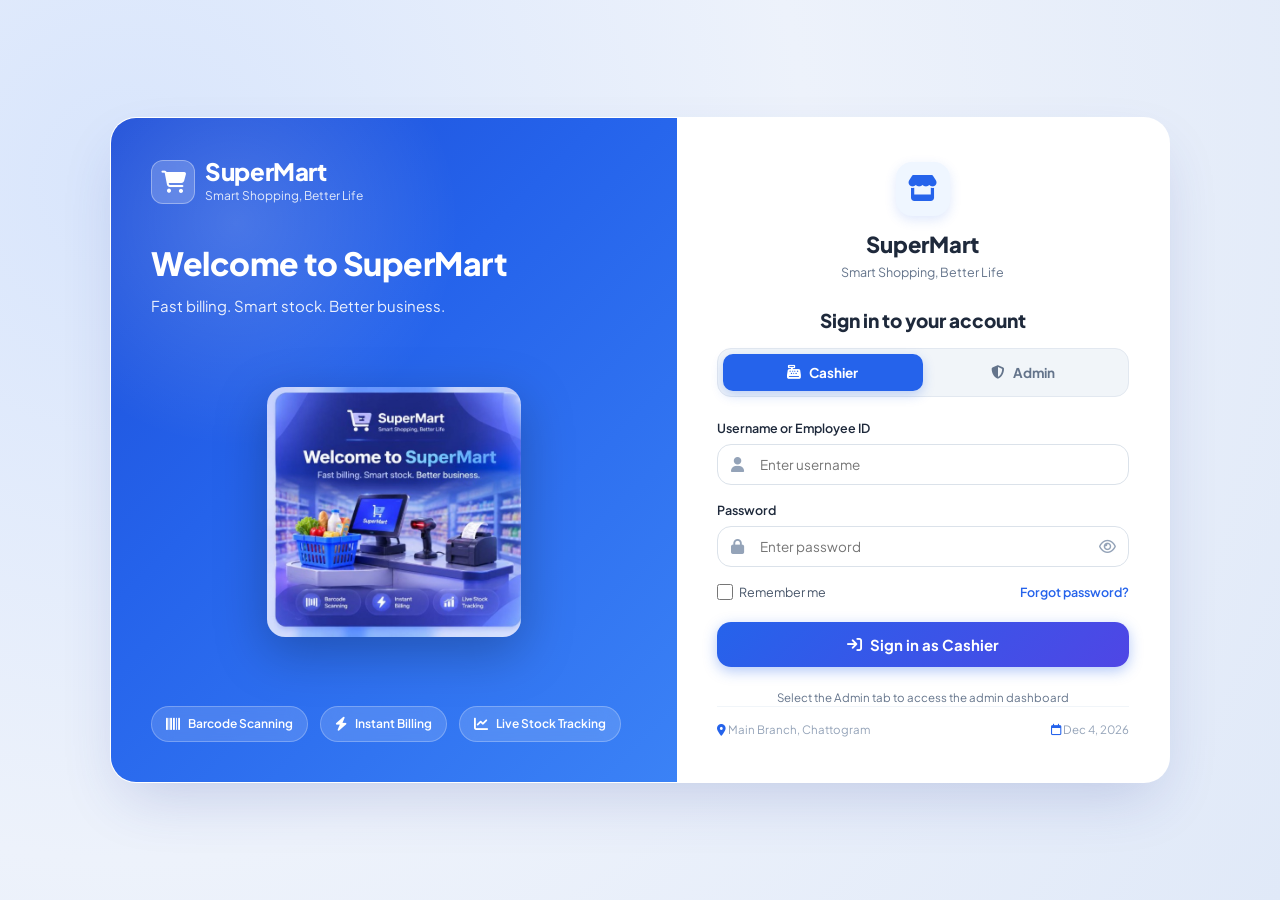
<file: index.html>
<!DOCTYPE html>
<html lang="en">

<head>
    <meta charset="UTF-8">
    <meta name="viewport" content="width=device-width, initial-scale=1.0, viewport-fit=cover">
    <title>SuperMart - Sign in</title>
    <link rel="stylesheet" href="https://cdnjs.cloudflare.com/ajax/libs/font-awesome/6.5.1/css/all.min.css">
    <link rel="stylesheet"
        href="https://fonts.googleapis.com/css2?family=Plus+Jakarta+Sans:wght@400;500;600;700;800&family=JetBrains+Mono:wght@400;600&display=swap">
    <link rel="stylesheet" href="css/style.css">
    <!-- Login fixes: keep this AFTER style.css -->
    <link rel="stylesheet" href="css/login-fixes.css">
    <link rel="stylesheet" href="css/mobile.css">
</head>

<body class="login-body">

    <div class="login-wrapper">
        <!-- Left Side: Hero Banner -->
        <div class="login-hero">
            <div class="login-hero-top">
                <div class="brand-badge">
                    <div class="logo-box">
                        <i class="fa-solid fa-cart-shopping"></i>
                    </div>
                    <div class="brand-text">
                        <h2>SuperMart</h2>
                        <span>Smart Shopping, Better Life</span>
                    </div>
                </div>

                <div class="login-hero-headline">
                    <h1>Welcome to SuperMart</h1>
                    <p>Fast billing. Smart stock. Better business.</p>
                </div>
            </div>

            <div class="hero-art-container">
                <img src="assets/images/login-hero.png" alt="SuperMart POS Terminal & Grocery Cart"
                    class="hero-art-image" onerror="this.style.display='none'">
            </div>

            <div class="hero-feature-pills">
                <div class="feature-pill">
                    <i class="fa-solid fa-barcode"></i>
                    <span>Barcode Scanning</span>
                </div>
                <div class="feature-pill">
                    <i class="fa-solid fa-bolt"></i>
                    <span>Instant Billing</span>
                </div>
                <div class="feature-pill">
                    <i class="fa-solid fa-chart-line"></i>
                    <span>Live Stock Tracking</span>
                </div>
            </div>
        </div>

        <!-- Right Side: Login Card -->
        <div class="login-card">
            <div>
                <div class="login-header">
                    <div class="login-header-logo">
                        <i class="fa-solid fa-store"></i>
                    </div>
                    <h2>SuperMart</h2>
                    <p>Smart Shopping, Better Life</p>
                </div>

                <h3 class="login-title">Sign in to your account</h3>

                <!-- Role Tabs -->
                <div class="role-tabs">
                    <button type="button" class="role-tab-btn active" id="tab-cashier" onclick="setRole('cashier')">
                        <i class="fa-solid fa-cash-register"></i>
                        <span>Cashier</span>
                    </button>
                    <button type="button" class="role-tab-btn" id="tab-admin" onclick="setRole('admin')">
                        <i class="fa-solid fa-shield-halved"></i>
                        <span>Admin</span>
                    </button>
                </div>

               

                <!-- Login Form -->
                <form id="login-form" onsubmit="handleLoginSubmit(event)" autocomplete="on">
                    <div class="form-group">
                        <label class="form-label" for="username">Username or Employee ID</label>
                        <div class="input-with-icon">
                            <i class="fa-solid fa-user"></i>
                            <input type="text" id="username" class="form-control" placeholder="Enter username"
                                autocomplete="username" required>
                        </div>
                    </div>

                    <div class="form-group">
                        <label class="form-label" for="password">Password</label>
                        <div class="input-with-icon">
                            <i class="fa-solid fa-lock"></i>
                            <input type="password" id="password" class="form-control" placeholder="Enter password"
                                autocomplete="current-password" required>
                            <button type="button" class="password-toggle-btn" id="toggle-password"
                                aria-label="Show password" onclick="togglePasswordVisibility()">
                                <i class="fa-regular fa-eye" id="eye-icon"></i>
                            </button>
                        </div>
                    </div>

                    <div class="login-options">
                        <label class="remember-me">
                            <input type="checkbox" id="remember-me">
                            <span>Remember me</span>
                        </label>
                        <a href="javascript:void(0)"
                            onclick="showToast('Please contact your system administrator to reset your password.', 'info')"
                            class="forgot-pass">
                            Forgot password?
                        </a>
                    </div>

                    <button type="submit" class="btn btn-primary login-submit-btn" id="login-btn">
                        <i class="fa-solid fa-arrow-right-to-bracket"></i>
                        <span id="login-btn-text">Sign in as Cashier</span>
                    </button>

                    <p style="text-align: center; font-size: 11.5px; color: var(--text-muted); margin-top: 4px;"
                        id="login-sub-tip">
                        Select the Admin tab to access the admin dashboard
                    </p>
                </form>
            </div>

            <div class="login-footer">
                <div>
                    <i class="fa-solid fa-location-dot" style="color: var(--primary);"></i>
                    <span>Main Branch, Chattogram</span>
                </div>
                <div>
                    <i class="fa-regular fa-calendar" style="color: var(--primary);"></i>
                    <span class="live-date">Nov 9, 2026</span>
                </div>
            </div>
        </div>
    </div>

    <div id="toast-container"></div>

    <script src="js/data.js"></script>
    <script src="js/auth.js"></script>
    <script>
        let currentRole = 'cashier';

        // Demo box only on local development (localhost, 127.0.0.1, or file://)
        const isLocalDev = ['localhost', '127.0.0.1', ''].includes(location.hostname);
        if (isLocalDev) document.getElementById('demo-box').hidden = false;

        function setRole(role) {
            currentRole = role;
            const isCashier = role === 'cashier';
            document.getElementById('tab-cashier').classList.toggle('active', isCashier);
            document.getElementById('tab-admin').classList.toggle('active', !isCashier);
            document.getElementById('login-btn-text').textContent = isCashier ? 'Sign in as Cashier' : 'Sign in as Admin';
            document.getElementById('login-sub-tip').textContent = isCashier
                ? 'Select the Admin tab to access the admin dashboard'
                : 'Cashier accounts cannot sign in on this tab';
        }

        function fillCashierDemo() {
            document.getElementById('username').value = 'cashier';
            document.getElementById('password').value = '12345678';
            setRole('cashier');
            showToast('Cashier demo credentials filled', 'info');
        }

        function togglePasswordVisibility() {
            const passInput = document.getElementById('password');
            const eyeIcon = document.getElementById('eye-icon');
            const btn = document.getElementById('toggle-password');
            const show = passInput.type === 'password';
            passInput.type = show ? 'text' : 'password';
            // Hidden -> plain eye (click to show). Visible -> slashed eye (click to hide).
            eyeIcon.classList.toggle('fa-eye', !show);
            eyeIcon.classList.toggle('fa-eye-slash', show);
            btn.setAttribute('aria-label', show ? 'Hide password' : 'Show password');
        }

        async function handleLoginSubmit(e) {
            e.preventDefault();
            const btn = document.getElementById('login-btn');
            const username = document.getElementById('username').value;
            const password = document.getElementById('password').value;
            const rememberMe = document.getElementById('remember-me').checked;

            btn.disabled = true;
            const res = await Auth.login(username, password, currentRole, rememberMe);
            btn.disabled = false;

            if (!res.success) {
                SoundFX.play('error');
                showToast(res.error, 'error', 4500);
            } else {
                SoundFX.play('success');
                showToast(`Welcome back, ${res.user.name}! Redirecting...`, 'success', 1500);
                setTimeout(() => { window.location.href = res.redirectUrl; }, 800);
            }
        }

        document.addEventListener('DOMContentLoaded', () => {
            const user = Auth.getCurrentUser();
            if (user && user.role === 'admin') setRole('admin');
        });
    </script>
</body>

</html>
</file>
<file: css/style.css>
/* ==========================================================================
   SuperMart POS & Inventory Management System - Global Stylesheet
   Modern Glassmorphic Neumorphic UI with BDT (৳) Currency Formatting
   ========================================================================== */

@import url('https://fonts.googleapis.com/css2?family=Plus+Jakarta+Sans:wght@300;400;500;600;700;800&family=JetBrains+Mono:wght@400;600;700&display=swap');

:root {
    /* Brand & Accent Colors */
    --primary: #2563eb;
    --primary-light: #3b82f6;
    --primary-soft: #eff6ff;
    --primary-gradient: linear-gradient(135deg, #2563eb 0%, #4f46e5 100%);
    --primary-glow: rgba(37, 99, 235, 0.35);

    --success: #10b981;
    --success-gradient: linear-gradient(135deg, #10b981 0%, #059669 100%);
    --success-soft: #ecfdf5;
    --success-glow: rgba(16, 185, 129, 0.35);

    --warning: #f59e0b;
    --warning-soft: #fffbeb;
    --warning-glow: rgba(245, 158, 11, 0.3);

    --danger: #ef4444;
    --danger-gradient: linear-gradient(135deg, #ef4444 0%, #dc2626 100%);
    --danger-soft: #fef2f2;
    --danger-glow: rgba(239, 68, 68, 0.3);

    --bkash: #e2136e;
    --bkash-soft: #fdf2f8;

    /* Neutrals & Surfaces */
    --bg-page: #edf2f9;
    --bg-gradient: linear-gradient(135deg, #ebf2fc 0%, #e1eaf8 45%, #f1f5fd 100%);
    
    --card-bg: rgba(255, 255, 255, 0.88);
    --card-bg-subtle: rgba(255, 255, 255, 0.65);
    --card-border: rgba(255, 255, 255, 0.8);
    --card-shadow: 0 12px 32px -6px rgba(79, 95, 180, 0.11), 0 4px 12px -2px rgba(0, 0, 0, 0.04);
    --card-shadow-hover: 0 16px 38px -6px rgba(79, 95, 180, 0.16), 0 6px 16px -2px rgba(0, 0, 0, 0.06);

    --text-main: #1e293b;
    --text-muted: #64748b;
    --text-light: #94a3b8;
    --border-color: #e2e8f0;

    /* Radii */
    --radius-sm: 8px;
    --radius-md: 14px;
    --radius-lg: 20px;
    --radius-xl: 26px;
    --radius-full: 9999px;

    /* Transitions */
    --transition: all 0.22s cubic-bezier(0.4, 0, 0.2, 1);
}

/* Base Reset */
*, *::before, *::after {
    box-sizing: border-box;
    margin: 0;
    padding: 0;
}

body {
    font-family: 'Plus Jakarta Sans', sans-serif;
    background: var(--bg-gradient);
    background-attachment: fixed;
    color: var(--text-main);
    min-height: 100vh;
    font-size: 14px;
    line-height: 1.5;
    -webkit-font-smoothing: antialiased;
    overflow-x: hidden;
}

/* Scrollbar Customization */
::-webkit-scrollbar {
    width: 6px;
    height: 6px;
}
::-webkit-scrollbar-track {
    background: rgba(226, 232, 240, 0.5);
    border-radius: 8px;
}
::-webkit-scrollbar-thumb {
    background: #cbd5e1;
    border-radius: 8px;
}
::-webkit-scrollbar-thumb:hover {
    background: #94a3b8;
}

/* Typography Helpers */
h1, h2, h3, h4, h5, h6 {
    font-weight: 700;
    color: var(--text-main);
    letter-spacing: -0.015em;
}

.mono {
    font-family: 'JetBrains Mono', monospace;
}

/* Glassmorphism Cards */
.glass-card {
    background: var(--card-bg);
    backdrop-filter: blur(18px);
    -webkit-backdrop-filter: blur(18px);
    border: 1px solid var(--card-border);
    box-shadow: var(--card-shadow);
    border-radius: var(--radius-lg);
    transition: var(--transition);
}

.glass-card:hover {
    box-shadow: var(--card-shadow-hover);
}

/* Buttons */
.btn {
    display: inline-flex;
    align-items: center;
    justify-content: center;
    gap: 8px;
    padding: 10px 18px;
    font-size: 13.5px;
    font-weight: 600;
    font-family: inherit;
    border-radius: var(--radius-md);
    border: none;
    cursor: pointer;
    transition: var(--transition);
    text-decoration: none;
    user-select: none;
}

.btn-primary {
    background: var(--primary-gradient);
    color: #ffffff;
    box-shadow: 0 4px 14px var(--primary-glow);
}
.btn-primary:hover {
    transform: translateY(-1.5px);
    box-shadow: 0 6px 20px var(--primary-glow);
}
.btn-primary:active {
    transform: translateY(0);
}

.btn-success {
    background: var(--success-gradient);
    color: #ffffff;
    box-shadow: 0 4px 14px var(--success-glow);
}
.btn-success:hover {
    transform: translateY(-1.5px);
    box-shadow: 0 6px 20px var(--success-glow);
}

.btn-danger {
    background: var(--danger-gradient);
    color: #ffffff;
    box-shadow: 0 4px 14px var(--danger-glow);
}
.btn-danger:hover {
    transform: translateY(-1.5px);
}

.btn-outline {
    background: rgba(255, 255, 255, 0.85);
    color: var(--text-main);
    border: 1px solid #cbd5e1;
}
.btn-outline:hover {
    background: #ffffff;
    border-color: var(--primary);
    color: var(--primary);
}

.btn-ghost {
    background: transparent;
    color: var(--text-muted);
}
.btn-ghost:hover {
    background: rgba(0, 0, 0, 0.04);
    color: var(--text-main);
}

.btn-sm {
    padding: 6px 12px;
    font-size: 12px;
    border-radius: var(--radius-sm);
}

.btn-lg {
    padding: 14px 24px;
    font-size: 15px;
    border-radius: var(--radius-lg);
}

.btn-icon {
    width: 36px;
    height: 36px;
    padding: 0;
    border-radius: var(--radius-md);
    display: inline-flex;
    align-items: center;
    justify-content: center;
}

/* Badges */
.badge {
    display: inline-flex;
    align-items: center;
    gap: 5px;
    padding: 4px 10px;
    border-radius: var(--radius-full);
    font-size: 11.5px;
    font-weight: 600;
}
.badge-success {
    background: var(--success-soft);
    color: #047857;
    border: 1px solid rgba(16, 185, 129, 0.2);
}
.badge-warning {
    background: var(--warning-soft);
    color: #b45309;
    border: 1px solid rgba(245, 158, 11, 0.2);
}
.badge-danger {
    background: var(--danger-soft);
    color: #b91c1c;
    border: 1px solid rgba(239, 68, 68, 0.2);
}
.badge-primary {
    background: var(--primary-soft);
    color: #1d4ed8;
    border: 1px solid rgba(37, 99, 235, 0.2);
}

/* Form Controls */
.form-group {
    margin-bottom: 16px;
    text-align: left;
}
.form-label {
    display: block;
    margin-bottom: 6px;
    font-size: 12.5px;
    font-weight: 600;
    color: var(--text-main);
}
.input-with-icon {
    position: relative;
    display: flex;
    align-items: center;
}
.input-with-icon i {
    position: absolute;
    left: 14px;
    color: var(--text-light);
    font-size: 15px;
    pointer-events: none;
}
.form-control {
    width: 100%;
    padding: 11px 16px;
    font-size: 13.5px;
    font-family: inherit;
    border: 1px solid #dbe2ea;
    border-radius: var(--radius-md);
    background: rgba(255, 255, 255, 0.95);
    color: var(--text-main);
    transition: var(--transition);
}
.input-with-icon .form-control {
    padding-left: 42px;
}
.form-control:focus {
    outline: none;
    border-color: var(--primary);
    box-shadow: 0 0 0 3px rgba(37, 99, 235, 0.15);
    background: #ffffff;
}

/* ==========================================================================
   LOGIN SCREEN (index.html)
   ========================================================================== */
.login-body {
    min-height: 100vh;
    display: flex;
    align-items: center;
    justify-content: center;
    padding: 24px;
    background: radial-gradient(circle at 10% 20%, #d8e5fc 0%, #edf2fb 50%, #e0e9f8 100%);
}

.login-wrapper {
    display: grid;
    grid-template-columns: 1.15fr 1fr;
    max-width: 1060px;
    width: 100%;
    min-height: 620px;
    border-radius: var(--radius-xl);
    overflow: hidden;
    box-shadow: 0 25px 60px -15px rgba(50, 70, 160, 0.22);
    border: 1px solid rgba(255, 255, 255, 0.8);
    background: #ffffff;
}

.login-hero {
    background: linear-gradient(135deg, #1d4ed8 0%, #2563eb 40%, #3b82f6 100%);
    position: relative;
    padding: 40px;
    display: flex;
    flex-direction: column;
    justify-content: space-between;
    color: #ffffff;
    overflow: hidden;
}

.login-hero::before {
    content: '';
    position: absolute;
    width: 450px;
    height: 450px;
    border-radius: 50%;
    background: radial-gradient(circle, rgba(255, 255, 255, 0.18) 0%, rgba(255, 255, 255, 0) 70%);
    top: -120px;
    left: -100px;
}

.login-hero-top {
    position: relative;
    z-index: 2;
}

.brand-badge {
    display: inline-flex;
    align-items: center;
    gap: 10px;
    margin-bottom: 24px;
}
.brand-badge .logo-box {
    width: 44px;
    height: 44px;
    background: rgba(255, 255, 255, 0.2);
    backdrop-filter: blur(8px);
    border-radius: 12px;
    display: flex;
    align-items: center;
    justify-content: center;
    font-size: 22px;
    border: 1px solid rgba(255, 255, 255, 0.35);
}
.brand-badge .brand-text h2 {
    font-size: 24px;
    color: #ffffff;
    font-weight: 800;
    line-height: 1.1;
}
.brand-badge .brand-text span {
    font-size: 12px;
    color: rgba(255, 255, 255, 0.85);
}

.login-hero-headline {
    margin-top: 10px;
}
.login-hero-headline h1 {
    font-size: 32px;
    color: #ffffff;
    margin-bottom: 8px;
    font-weight: 800;
}
.login-hero-headline p {
    font-size: 15px;
    color: rgba(255, 255, 255, 0.9);
}

.hero-art-container {
    position: relative;
    margin: 20px 0;
    display: flex;
    justify-content: center;
    align-items: center;
    z-index: 1;
}
.hero-art-image {
    max-width: 100%;
    max-height: 250px;
    object-fit: contain;
    filter: drop-shadow(0 15px 25px rgba(0, 0, 0, 0.25));
    border-radius: 18px;
}

.hero-feature-pills {
    display: flex;
    gap: 12px;
    position: relative;
    z-index: 2;
    flex-wrap: wrap;
}
.feature-pill {
    background: rgba(255, 255, 255, 0.15);
    backdrop-filter: blur(10px);
    border: 1px solid rgba(255, 255, 255, 0.25);
    padding: 8px 14px;
    border-radius: var(--radius-full);
    display: flex;
    align-items: center;
    gap: 8px;
    font-size: 12px;
    font-weight: 600;
}
.feature-pill i {
    font-size: 14px;
}

/* Login Form Side */
.login-card {
    padding: 44px 40px;
    background: #ffffff;
    display: flex;
    flex-direction: column;
    justify-content: space-between;
}

.login-header {
    text-align: center;
    margin-bottom: 24px;
}
.login-header-logo {
    width: 54px;
    height: 54px;
    margin: 0 auto 12px;
    background: #eff6ff;
    border-radius: 16px;
    display: flex;
    align-items: center;
    justify-content: center;
    color: var(--primary);
    font-size: 26px;
    box-shadow: 0 4px 12px rgba(37, 99, 235, 0.15);
}
.login-header h2 {
    font-size: 22px;
    font-weight: 800;
    color: #1e293b;
}
.login-header p {
    font-size: 12.5px;
    color: var(--text-muted);
    margin-top: 2px;
}

/* Role Selector Tabs */
.role-tabs {
    display: grid;
    grid-template-columns: 1fr 1fr;
    background: #f1f5f9;
    padding: 5px;
    border-radius: var(--radius-md);
    margin-bottom: 22px;
    border: 1px solid #e2e8f0;
}
.role-tab-btn {
    padding: 10px 14px;
    font-size: 13.5px;
    font-weight: 700;
    border: none;
    border-radius: 10px;
    background: transparent;
    color: var(--text-muted);
    cursor: pointer;
    display: flex;
    align-items: center;
    justify-content: center;
    gap: 8px;
    transition: var(--transition);
}
.role-tab-btn.active {
    background: var(--primary);
    color: #ffffff;
    box-shadow: 0 4px 12px rgba(37, 99, 235, 0.25);
}

.password-toggle-btn {
    position: absolute;
    right: 12px;
    background: none;
    border: none;
    color: var(--text-light);
    cursor: pointer;
    font-size: 15px;
    padding: 4px;
}
.password-toggle-btn:hover {
    color: var(--text-main);
}

.login-options {
    display: flex;
    justify-content: space-between;
    align-items: center;
    margin-bottom: 20px;
    font-size: 12.5px;
}
.remember-me {
    display: flex;
    align-items: center;
    gap: 6px;
    cursor: pointer;
    color: var(--text-muted);
}
.forgot-pass {
    color: var(--primary);
    text-decoration: none;
    font-weight: 600;
}
.forgot-pass:hover {
    text-decoration: underline;
}

.login-submit-btn {
    width: 100%;
    padding: 13px;
    font-size: 15px;
    font-weight: 700;
    border-radius: var(--radius-md);
    margin-bottom: 18px;
}

.quick-creds-box {
    background: #f8fafc;
    border: 1px dashed #cbd5e1;
    border-radius: var(--radius-md);
    padding: 12px 14px;
    margin-bottom: 16px;
    font-size: 12px;
    color: var(--text-muted);
}
.quick-creds-title {
    font-weight: 700;
    color: var(--text-main);
    margin-bottom: 6px;
    display: flex;
    justify-content: space-between;
    align-items: center;
}
.quick-creds-pills {
    display: flex;
    gap: 8px;
}
.quick-cred-pill {
    background: #ffffff;
    border: 1px solid #e2e8f0;
    padding: 4px 10px;
    border-radius: 6px;
    font-size: 11px;
    font-weight: 600;
    cursor: pointer;
    color: var(--primary);
    transition: var(--transition);
}
.quick-cred-pill:hover {
    background: var(--primary-soft);
    border-color: var(--primary);
}

.login-footer {
    display: flex;
    justify-content: space-between;
    align-items: center;
    padding-top: 14px;
    border-top: 1px solid #f1f5f9;
    font-size: 11.5px;
    color: var(--text-light);
}

/* ==========================================================================
   APP SHELL / LAYOUT (Shared between POS and Admin)
   ========================================================================== */
.app-container {
    display: flex;
    min-height: 100vh;
    padding: 14px;
    gap: 14px;
}

/* Left Sidebar Navigation */
.app-sidebar {
    width: 90px;
    background: var(--card-bg);
    backdrop-filter: blur(18px);
    border: 1px solid var(--card-border);
    border-radius: var(--radius-xl);
    box-shadow: var(--card-shadow);
    display: flex;
    flex-direction: column;
    align-items: center;
    padding: 20px 10px;
    flex-shrink: 0;
    transition: var(--transition);
    z-index: 10;
}

.app-sidebar.sidebar-wide {
    width: 220px;
    align-items: stretch;
    padding: 20px 14px;
}

.sidebar-logo {
    display: flex;
    flex-direction: column;
    align-items: center;
    gap: 6px;
    margin-bottom: 24px;
    text-align: center;
    text-decoration: none;
    color: var(--text-main);
}
.sidebar-wide .sidebar-logo {
    flex-direction: row;
    text-align: left;
    padding: 0 8px;
    gap: 12px;
}
.sidebar-logo-icon {
    width: 44px;
    height: 44px;
    border-radius: 14px;
    background: var(--primary-gradient);
    color: #ffffff;
    display: flex;
    align-items: center;
    justify-content: center;
    font-size: 20px;
    box-shadow: 0 6px 16px var(--primary-glow);
    flex-shrink: 0;
}
.sidebar-logo-text h3 {
    font-size: 15px;
    font-weight: 800;
    line-height: 1.1;
    color: #1e293b;
}
.sidebar-logo-text span {
    font-size: 10.5px;
    color: var(--text-muted);
}

.sidebar-nav {
    display: flex;
    flex-direction: column;
    gap: 8px;
    width: 100%;
    list-style: none;
    flex: 1;
}

.nav-item {
    width: 100%;
}

.nav-link {
    display: flex;
    flex-direction: column;
    align-items: center;
    justify-content: center;
    gap: 4px;
    padding: 10px 6px;
    border-radius: var(--radius-md);
    color: var(--text-muted);
    text-decoration: none;
    font-size: 11px;
    font-weight: 600;
    transition: var(--transition);
    cursor: pointer;
    border: none;
    background: transparent;
    width: 100%;
}
.sidebar-wide .nav-link {
    flex-direction: row;
    justify-content: flex-start;
    padding: 10px 14px;
    font-size: 13px;
    gap: 12px;
}

.nav-link i {
    font-size: 17px;
    transition: var(--transition);
}

.nav-link:hover {
    background: rgba(37, 99, 235, 0.08);
    color: var(--primary);
}

.nav-link.active {
    background: var(--primary);
    color: #ffffff;
    box-shadow: 0 6px 18px var(--primary-glow);
}
.nav-link.active i {
    color: #ffffff;
}

/* Sidebar Bottom Promo / User */
.sidebar-bottom {
    margin-top: auto;
    width: 100%;
    padding-top: 14px;
}

.sidebar-promo-card {
    background: linear-gradient(135deg, #eff6ff 0%, #dbeafe 100%);
    border: 1px solid rgba(191, 219, 254, 0.8);
    border-radius: var(--radius-md);
    padding: 12px 10px;
    text-align: center;
    margin-bottom: 12px;
}
.sidebar-promo-card i {
    color: var(--primary);
    font-size: 18px;
    margin-bottom: 4px;
    display: block;
}
.sidebar-promo-card p {
    font-size: 10.5px;
    font-weight: 700;
    color: #1e3a8a;
    line-height: 1.2;
}

.sidebar-user-pill {
    display: flex;
    align-items: center;
    gap: 10px;
    padding: 6px;
    border-radius: var(--radius-md);
    background: rgba(255, 255, 255, 0.7);
    border: 1px solid #e2e8f0;
}
.sidebar-avatar {
    width: 36px;
    height: 36px;
    border-radius: 50%;
    background: #dbeafe;
    display: flex;
    align-items: center;
    justify-content: center;
    font-weight: 700;
    color: var(--primary);
    font-size: 14px;
    flex-shrink: 0;
}
.sidebar-user-info {
    flex: 1;
    overflow: hidden;
    text-align: left;
}
.sidebar-user-info .user-name {
    font-size: 12px;
    font-weight: 700;
    white-space: nowrap;
    overflow: hidden;
    text-overflow: ellipsis;
}
.sidebar-user-info .user-role {
    font-size: 10.5px;
    color: var(--text-muted);
}

/* Main Content Area */
.app-main {
    flex: 1;
    display: flex;
    flex-direction: column;
    gap: 14px;
    min-width: 0;
}

/* Top Navigation Bar */
.top-navbar {
    display: flex;
    align-items: center;
    justify-content: space-between;
    padding: 12px 20px;
    gap: 16px;
}

.top-nav-left {
    display: flex;
    align-items: center;
    gap: 16px;
}

.store-badge {
    display: flex;
    align-items: center;
    gap: 10px;
}
.store-badge .store-icon {
    width: 36px;
    height: 36px;
    border-radius: 10px;
    background: #eff6ff;
    color: var(--primary);
    display: flex;
    align-items: center;
    justify-content: center;
    font-size: 17px;
}
.store-badge .store-title {
    font-size: 15px;
    font-weight: 800;
}
.branch-pill {
    padding: 4px 10px;
    background: #f1f5f9;
    border-radius: var(--radius-full);
    font-size: 12px;
    font-weight: 600;
    color: var(--text-muted);
    border: 1px solid #e2e8f0;
    display: inline-flex;
    align-items: center;
    gap: 5px;
}

.top-nav-center {
    flex: 1;
    max-width: 440px;
}

.top-nav-right {
    display: flex;
    align-items: center;
    gap: 12px;
}

.clock-badge {
    display: flex;
    align-items: center;
    gap: 12px;
    background: rgba(255, 255, 255, 0.8);
    border: 1px solid #e2e8f0;
    padding: 6px 14px;
    border-radius: var(--radius-md);
    font-size: 12px;
    color: var(--text-muted);
    font-weight: 600;
}
.clock-badge .live-clock {
    color: var(--text-main);
    font-weight: 700;
}

/* ==========================================================================
   CASHIER POS (pos.html)
   ========================================================================== */
.pos-layout {
    display: grid;
    grid-template-columns: 1fr 340px 300px;
    gap: 14px;
    align-items: start;
}

/* Middle / Cart Section */
.pos-center-pane {
    display: flex;
    flex-direction: column;
    gap: 14px;
}

/* Barcode Scanning Bar */
.barcode-action-bar {
    display: flex;
    align-items: center;
    gap: 12px;
    padding: 10px 16px;
}
.barcode-scanner-icon {
    font-size: 26px;
    color: var(--primary);
    flex-shrink: 0;
}
.barcode-input-wrapper {
    flex: 1;
    position: relative;
}
.barcode-input {
    width: 100%;
    padding: 12px 16px 12px 42px;
    font-size: 14px;
    font-weight: 600;
    border-radius: var(--radius-md);
    border: 1px solid #cbd5e1;
    background: #ffffff;
    box-shadow: 0 2px 8px rgba(0, 0, 0, 0.04);
}
.barcode-input-wrapper i {
    position: absolute;
    left: 15px;
    top: 50%;
    transform: translateY(-50%);
    color: var(--text-light);
    font-size: 16px;
}
.barcode-input:focus {
    border-color: var(--primary);
    box-shadow: 0 0 0 4px rgba(37, 99, 235, 0.15);
    outline: none;
}

/* Cart Table Container */
.cart-card {
    padding: 18px 20px;
    min-height: 480px;
    display: flex;
    flex-direction: column;
}
.cart-header {
    display: flex;
    justify-content: space-between;
    align-items: center;
    margin-bottom: 16px;
    padding-bottom: 12px;
    border-bottom: 1px solid #f1f5f9;
}
.cart-title {
    display: flex;
    align-items: center;
    gap: 10px;
    font-size: 16px;
    font-weight: 700;
}
.cart-title i {
    color: var(--primary);
    font-size: 18px;
}
.cart-count-badge {
    background: var(--primary-soft);
    color: var(--primary);
    padding: 2px 8px;
    border-radius: var(--radius-full);
    font-size: 12px;
    font-weight: 700;
}

.table-responsive {
    width: 100%;
    overflow-x: auto;
    flex: 1;
}

.pos-table {
    width: 100%;
    border-collapse: separate;
    border-spacing: 0 6px;
    text-align: left;
}

.pos-table th {
    font-size: 11.5px;
    font-weight: 700;
    color: var(--text-muted);
    text-transform: uppercase;
    letter-spacing: 0.04em;
    padding: 8px 12px;
    background: transparent;
}

.pos-table tbody tr {
    background: rgba(255, 255, 255, 0.9);
    border-radius: var(--radius-md);
    box-shadow: 0 2px 6px rgba(0, 0, 0, 0.02);
    transition: var(--transition);
}
.pos-table tbody tr:hover {
    background: #ffffff;
    box-shadow: 0 4px 12px rgba(99, 115, 210, 0.08);
}

.pos-table td {
    padding: 10px 12px;
    font-size: 13px;
    vertical-align: middle;
}
.pos-table td:first-child {
    border-top-left-radius: var(--radius-md);
    border-bottom-left-radius: var(--radius-md);
}
.pos-table td:last-child {
    border-top-right-radius: var(--radius-md);
    border-bottom-right-radius: var(--radius-md);
}

.product-cell {
    display: flex;
    align-items: center;
    gap: 10px;
}
.product-cell img, .product-thumb {
    width: 38px;
    height: 38px;
    border-radius: 10px;
    object-fit: cover;
    background: #f1f5f9;
    display: flex;
    align-items: center;
    justify-content: center;
    font-size: 20px;
    border: 1px solid #e2e8f0;
    flex-shrink: 0;
}
.product-info-text .p-name {
    font-weight: 700;
    color: #1e293b;
    font-size: 13px;
}
.product-info-text .p-barcode {
    font-size: 11px;
    color: var(--text-light);
    font-family: 'JetBrains Mono', monospace;
}

/* Quantity Control Buttons */
.qty-stepper {
    display: inline-flex;
    align-items: center;
    background: #f1f5f9;
    border-radius: var(--radius-full);
    padding: 2px 4px;
    border: 1px solid #e2e8f0;
}
.qty-btn {
    width: 24px;
    height: 24px;
    border-radius: 50%;
    border: none;
    background: #ffffff;
    color: var(--text-main);
    font-size: 13px;
    font-weight: 700;
    cursor: pointer;
    display: flex;
    align-items: center;
    justify-content: center;
    box-shadow: 0 1px 3px rgba(0, 0, 0, 0.08);
    transition: var(--transition);
}
.qty-btn:hover {
    background: var(--primary);
    color: #ffffff;
}
.qty-value {
    min-width: 28px;
    text-align: center;
    font-weight: 700;
    font-size: 13px;
}

.btn-remove-item {
    width: 28px;
    height: 28px;
    border-radius: 50%;
    background: #fee2e2;
    color: #ef4444;
    border: none;
    cursor: pointer;
    display: flex;
    align-items: center;
    justify-content: center;
    font-size: 12px;
    transition: var(--transition);
}
.btn-remove-item:hover {
    background: #ef4444;
    color: #ffffff;
}

/* Empty Cart State */
.cart-empty-state {
    display: flex;
    flex-direction: column;
    align-items: center;
    justify-content: center;
    padding: 60px 20px;
    color: var(--text-muted);
    text-align: center;
}
.cart-empty-state i {
    font-size: 48px;
    color: #cbd5e1;
    margin-bottom: 12px;
}
.cart-empty-state h4 {
    font-size: 16px;
    color: var(--text-main);
    margin-bottom: 4px;
}

/* Quick Category / Product Bar */
.quick-picks-bar {
    display: flex;
    gap: 8px;
    overflow-x: auto;
    padding: 4px 0 8px;
}
.quick-pick-pill {
    padding: 6px 14px;
    background: rgba(255, 255, 255, 0.85);
    border: 1px solid #e2e8f0;
    border-radius: var(--radius-full);
    font-size: 12px;
    font-weight: 600;
    color: var(--text-muted);
    cursor: pointer;
    white-space: nowrap;
    transition: var(--transition);
    display: flex;
    align-items: center;
    gap: 6px;
}
.quick-pick-pill:hover, .quick-pick-pill.active {
    background: var(--primary);
    color: #ffffff;
    border-color: var(--primary);
}

/* Bill Summary Card */
.bill-summary-card {
    padding: 20px;
    display: flex;
    flex-direction: column;
    gap: 16px;
}
.bill-summary-title {
    display: flex;
    align-items: center;
    gap: 8px;
    font-size: 16px;
    font-weight: 700;
    padding-bottom: 10px;
    border-bottom: 1px solid #f1f5f9;
}
.bill-summary-title i {
    color: var(--primary);
}

.summary-rows {
    display: flex;
    flex-direction: column;
    gap: 10px;
}
.summary-row {
    display: flex;
    justify-content: space-between;
    align-items: center;
    font-size: 13.5px;
    color: var(--text-muted);
}
.summary-row .value {
    font-weight: 700;
    color: var(--text-main);
}
.discount-input-wrap {
    display: flex;
    align-items: center;
    gap: 6px;
}
.discount-input {
    width: 65px;
    padding: 4px 8px;
    border: 1px solid #cbd5e1;
    border-radius: 6px;
    text-align: right;
    font-weight: 700;
    font-size: 13px;
}

.grand-total-box {
    background: linear-gradient(135deg, #eff6ff 0%, #e0e7ff 100%);
    border: 1px solid rgba(199, 210, 254, 0.9);
    border-radius: var(--radius-md);
    padding: 14px 16px;
    display: flex;
    justify-content: space-between;
    align-items: center;
    margin: 4px 0;
}
.grand-total-box span {
    font-size: 14px;
    font-weight: 700;
    color: #1e3a8a;
}
.grand-total-box .total-amount {
    font-size: 24px;
    font-weight: 800;
    color: var(--primary);
}

/* Payment Methods */
.payment-methods-title {
    font-size: 12.5px;
    font-weight: 700;
    margin-bottom: 8px;
    color: var(--text-main);
}
.payment-method-selector {
    display: grid;
    grid-template-columns: 1fr 1fr 1fr;
    gap: 8px;
    margin-bottom: 12px;
}
.pay-method-btn {
    padding: 10px 6px;
    background: #f8fafc;
    border: 1.5px solid #e2e8f0;
    border-radius: var(--radius-md);
    cursor: pointer;
    font-weight: 700;
    font-size: 12px;
    color: var(--text-muted);
    display: flex;
    flex-direction: column;
    align-items: center;
    gap: 6px;
    transition: var(--transition);
}
.pay-method-btn i {
    font-size: 16px;
}
.pay-method-btn:hover {
    border-color: #cbd5e1;
    background: #ffffff;
}
.pay-method-btn.active {
    border-color: var(--primary);
    background: var(--primary-soft);
    color: var(--primary);
    box-shadow: 0 2px 8px rgba(37, 99, 235, 0.15);
}
.pay-method-btn.bkash.active {
    border-color: var(--bkash);
    background: var(--bkash-soft);
    color: var(--bkash);
}

.cash-details-box {
    background: #f8fafc;
    border-radius: var(--radius-md);
    padding: 12px;
    border: 1px solid #e2e8f0;
    display: flex;
    flex-direction: column;
    gap: 8px;
}
.cash-input-row {
    display: flex;
    justify-content: space-between;
    align-items: center;
    font-size: 13px;
}
.cash-input {
    width: 100px;
    padding: 6px 10px;
    border-radius: 6px;
    border: 1px solid #cbd5e1;
    text-align: right;
    font-weight: 700;
    font-size: 14px;
}
.change-due-row {
    display: flex;
    justify-content: space-between;
    align-items: center;
    font-weight: 700;
    font-size: 13px;
    color: var(--success);
}

.bill-actions {
    display: flex;
    flex-direction: column;
    gap: 8px;
    margin-top: 4px;
}

/* Receipt Preview Card */
.receipt-preview-card {
    padding: 16px;
    display: flex;
    flex-direction: column;
    gap: 12px;
}
.receipt-preview-header {
    display: flex;
    align-items: center;
    justify-content: space-between;
    font-size: 14px;
    font-weight: 700;
    padding-bottom: 8px;
    border-bottom: 1px solid #f1f5f9;
}
.receipt-preview-header i {
    color: var(--primary);
}

/* Authentic Paper Thermal Receipt */
.thermal-receipt {
    background: #ffffff;
    border-radius: 4px;
    box-shadow: 0 8px 24px rgba(0, 0, 0, 0.08);
    padding: 20px 16px;
    font-family: 'JetBrains Mono', monospace;
    font-size: 11px;
    color: #111827;
    line-height: 1.45;
    position: relative;
    border-top: 5px solid #2563eb;
}

/* Serrated top/bottom receipt edges */
.thermal-receipt::before, .thermal-receipt::after {
    content: '';
    position: absolute;
    left: 0;
    right: 0;
    height: 6px;
    background: radial-gradient(circle, transparent, transparent 50%, #ffffff 50%, #ffffff 100%);
    background-size: 10px 10px;
}
.thermal-receipt::after {
    bottom: -6px;
    transform: rotate(180deg);
}

.receipt-store-name {
    font-size: 16px;
    font-weight: 800;
    text-align: center;
    letter-spacing: 0.02em;
    font-family: 'Plus Jakarta Sans', sans-serif;
    color: #0f172a;
}
.receipt-store-sub {
    font-size: 9.5px;
    text-align: center;
    color: #64748b;
    margin-bottom: 10px;
    border-bottom: 1px dashed #cbd5e1;
    padding-bottom: 8px;
}

.receipt-meta {
    margin-bottom: 10px;
    font-size: 10px;
    border-bottom: 1px dashed #cbd5e1;
    padding-bottom: 6px;
}
.receipt-meta-row {
    display: flex;
    justify-content: space-between;
}

.receipt-table {
    width: 100%;
    margin-bottom: 10px;
    border-collapse: collapse;
}
.receipt-table th {
    font-size: 9.5px;
    border-bottom: 1px dashed #cbd5e1;
    padding: 4px 0;
    text-align: left;
}
.receipt-table td {
    padding: 4px 0;
    font-size: 10.5px;
}
.receipt-table .text-right {
    text-align: right;
}
.receipt-table .text-center {
    text-align: center;
}

.receipt-totals {
    border-top: 1px dashed #cbd5e1;
    padding-top: 6px;
    margin-bottom: 12px;
}
.receipt-total-row {
    display: flex;
    justify-content: space-between;
    padding: 2px 0;
    font-size: 11px;
}
.receipt-total-row.grand {
    font-size: 14px;
    font-weight: 800;
    border-top: 1px solid #111827;
    margin-top: 4px;
    padding-top: 4px;
}

.receipt-footer-msg {
    text-align: center;
    font-size: 9.5px;
    color: #475569;
    margin-bottom: 12px;
}

.receipt-barcode {
    display: flex;
    flex-direction: column;
    align-items: center;
    justify-content: center;
    gap: 4px;
}
.barcode-svg {
    width: 160px;
    height: 38px;
}
.barcode-number {
    font-size: 10px;
    letter-spacing: 0.1em;
}

/* POS Bottom Shift Overview */
.pos-bottom-bar {
    grid-column: 1 / -1;
    display: grid;
    grid-template-columns: 1fr 1fr 1fr auto;
    align-items: center;
    gap: 16px;
    padding: 14px 20px;
}
.shift-stat-item {
    display: flex;
    align-items: center;
    gap: 14px;
}
.shift-stat-icon {
    width: 44px;
    height: 44px;
    border-radius: 12px;
    display: flex;
    align-items: center;
    justify-content: center;
    font-size: 18px;
}
.shift-stat-icon.sales {
    background: #dbeafe;
    color: var(--primary);
}
.shift-stat-icon.bills {
    background: #ede9fe;
    color: #7c3aed;
}
.shift-stat-icon.items {
    background: #d1fae5;
    color: var(--success);
}

.shift-stat-details {
    display: flex;
    flex-direction: column;
}
.shift-stat-label {
    font-size: 11.5px;
    color: var(--text-muted);
    font-weight: 600;
}
.shift-stat-val {
    font-size: 18px;
    font-weight: 800;
    color: #1e293b;
    display: flex;
    align-items: center;
    gap: 8px;
}
.trend-pill {
    font-size: 11px;
    font-weight: 700;
    color: var(--success);
}

/* ==========================================================================
   ADMIN DASHBOARD (admin.html)
   ========================================================================== */
.admin-content-section {
    display: none;
    flex-direction: column;
    gap: 16px;
    animation: fadeIn 0.25s ease-out;
}
.admin-content-section.active {
    display: flex;
}

@keyframes fadeIn {
    from { opacity: 0; transform: translateY(6px); }
    to { opacity: 1; transform: translateY(0); }
}

/* Welcome Warehouse Banner */
.admin-hero-banner {
    position: relative;
    background: linear-gradient(135deg, #dbeafe 0%, #eff6ff 50%, #f1f5f9 100%);
    border: 1px solid rgba(191, 219, 254, 0.9);
    border-radius: var(--radius-xl);
    padding: 32px 36px;
    overflow: hidden;
    display: flex;
    justify-content: space-between;
    align-items: center;
    min-height: 200px;
}
.admin-hero-content {
    max-width: 580px;
    z-index: 2;
}
.system-status-pill {
    display: inline-flex;
    align-items: center;
    gap: 6px;
    padding: 4px 12px;
    background: rgba(255, 255, 255, 0.85);
    border-radius: var(--radius-full);
    font-size: 11.5px;
    font-weight: 700;
    color: var(--success);
    margin-bottom: 12px;
    border: 1px solid rgba(16, 185, 129, 0.3);
}
.system-status-pill .pulse-dot {
    width: 8px;
    height: 8px;
    border-radius: 50%;
    background: var(--success);
    box-shadow: 0 0 0 3px rgba(16, 185, 129, 0.25);
    animation: pulse 1.8s infinite;
}
@keyframes pulse {
    0% { box-shadow: 0 0 0 0 rgba(16, 185, 129, 0.4); }
    70% { box-shadow: 0 0 0 8px rgba(16, 185, 129, 0); }
    100% { box-shadow: 0 0 0 0 rgba(16, 185, 129, 0); }
}

.admin-hero-content h1 {
    font-size: 28px;
    font-weight: 800;
    color: #1e3a8a;
    line-height: 1.2;
    margin-bottom: 8px;
}
.admin-hero-content p {
    font-size: 14px;
    color: var(--text-muted);
    margin-bottom: 20px;
}
.admin-hero-actions {
    display: flex;
    gap: 12px;
}

.admin-hero-illustration {
    position: absolute;
    right: 20px;
    top: 50%;
    transform: translateY(-50%);
    max-height: 220px;
    max-width: 320px;
    object-fit: contain;
    filter: drop-shadow(0 15px 25px rgba(30, 58, 138, 0.15));
    pointer-events: none;
}

/* KPI Cards Grid */
.kpi-grid {
    display: grid;
    grid-template-columns: repeat(4, 1fr);
    gap: 16px;
}
.kpi-card {
    padding: 20px;
    display: flex;
    align-items: center;
    justify-content: space-between;
    position: relative;
    overflow: hidden;
}
.kpi-info {
    display: flex;
    flex-direction: column;
    gap: 4px;
}
.kpi-title {
    font-size: 12.5px;
    font-weight: 600;
    color: var(--text-muted);
}
.kpi-val {
    font-size: 24px;
    font-weight: 800;
    color: #1e293b;
}
.kpi-trend {
    font-size: 11.5px;
    font-weight: 700;
    display: flex;
    align-items: center;
    gap: 4px;
}
.kpi-trend.up {
    color: var(--success);
}
.kpi-trend.down {
    color: var(--danger);
}
.kpi-icon-box {
    width: 48px;
    height: 48px;
    border-radius: 14px;
    display: flex;
    align-items: center;
    justify-content: center;
    font-size: 20px;
    flex-shrink: 0;
}
.kpi-icon-box.blue {
    background: #dbeafe;
    color: var(--primary);
}
.kpi-icon-box.green {
    background: #d1fae5;
    color: var(--success);
}
.kpi-icon-box.orange {
    background: #ffedd5;
    color: #ea580c;
}
.kpi-icon-box.purple {
    background: #ede9fe;
    color: #7c3aed;
}

/* Dashboard 2-Column Analytics Layout */
.dashboard-analytics-row {
    display: grid;
    grid-template-columns: 1.4fr 1fr;
    gap: 16px;
}

.chart-card {
    padding: 20px;
    display: flex;
    flex-direction: column;
}
.chart-header {
    display: flex;
    justify-content: space-between;
    align-items: center;
    margin-bottom: 16px;
}
.chart-title {
    font-size: 15px;
    font-weight: 700;
    display: flex;
    align-items: center;
    gap: 8px;
}

.chart-container {
    position: relative;
    height: 240px;
    width: 100%;
}

/* Recent Activity List */
.activity-list {
    display: flex;
    flex-direction: column;
    gap: 12px;
}
.activity-item {
    display: flex;
    align-items: center;
    gap: 12px;
    padding: 10px;
    border-radius: var(--radius-md);
    background: rgba(255, 255, 255, 0.7);
    border: 1px solid #f1f5f9;
}
.activity-icon {
    width: 36px;
    height: 36px;
    border-radius: 10px;
    display: flex;
    align-items: center;
    justify-content: center;
    font-size: 15px;
    flex-shrink: 0;
}
.activity-info {
    flex: 1;
}
.activity-title {
    font-weight: 700;
    font-size: 13px;
    color: #1e293b;
}
.activity-desc {
    font-size: 11.5px;
    color: var(--text-muted);
}
.activity-time {
    font-size: 11px;
    color: var(--text-light);
    white-space: nowrap;
}

/* Data Tables (Products, Inventory, Sales, Suppliers) */
.data-card {
    padding: 20px;
    display: flex;
    flex-direction: column;
    gap: 16px;
}
.data-card-header {
    display: flex;
    justify-content: space-between;
    align-items: center;
    flex-wrap: wrap;
    gap: 12px;
}
.data-filter-bar {
    display: flex;
    align-items: center;
    gap: 10px;
    flex-wrap: wrap;
}

.custom-table {
    width: 100%;
    border-collapse: collapse;
    text-align: left;
}
.custom-table th {
    background: #f8fafc;
    padding: 12px 14px;
    font-size: 12px;
    font-weight: 700;
    color: var(--text-muted);
    text-transform: uppercase;
    letter-spacing: 0.04em;
    border-bottom: 1px solid #e2e8f0;
}
.custom-table td {
    padding: 12px 14px;
    font-size: 13px;
    border-bottom: 1px solid #f1f5f9;
    vertical-align: middle;
}
.custom-table tr:hover td {
    background: rgba(241, 245, 249, 0.6);
}

.table-pagination {
    display: flex;
    justify-content: space-between;
    align-items: center;
    padding-top: 12px;
    font-size: 12.5px;
    color: var(--text-muted);
}
.pagination-btns {
    display: flex;
    gap: 6px;
}

/* Modals */
.modal-overlay {
    position: fixed;
    top: 0;
    left: 0;
    right: 0;
    bottom: 0;
    background: rgba(15, 23, 42, 0.45);
    backdrop-filter: blur(6px);
    -webkit-backdrop-filter: blur(6px);
    display: flex;
    align-items: center;
    justify-content: center;
    padding: 20px;
    z-index: 9999;
    opacity: 0;
    pointer-events: none;
    transition: opacity 0.25s ease;
}
.modal-overlay.active {
    opacity: 1;
    pointer-events: auto;
}

.modal-dialog {
    background: #ffffff;
    border-radius: var(--radius-xl);
    width: 100%;
    max-width: 540px;
    max-height: 90vh;
    overflow-y: auto;
    box-shadow: 0 25px 50px -12px rgba(0, 0, 0, 0.25);
    border: 1px solid rgba(255, 255, 255, 0.8);
    transform: scale(0.95);
    transition: transform 0.25s cubic-bezier(0.16, 1, 0.3, 1);
}
.modal-overlay.active .modal-dialog {
    transform: scale(1);
}

.modal-header {
    display: flex;
    align-items: center;
    justify-content: space-between;
    padding: 20px 24px;
    border-bottom: 1px solid #e2e8f0;
}
.modal-header h3 {
    font-size: 18px;
    font-weight: 800;
}
.modal-close-btn {
    background: none;
    border: none;
    color: var(--text-light);
    font-size: 20px;
    cursor: pointer;
    transition: var(--transition);
}
.modal-close-btn:hover {
    color: var(--danger);
}

.modal-body {
    padding: 24px;
}
.modal-footer {
    display: flex;
    justify-content: flex-end;
    gap: 10px;
    padding: 16px 24px;
    border-top: 1px solid #e2e8f0;
    background: #f8fafc;
    border-bottom-left-radius: var(--radius-xl);
    border-bottom-right-radius: var(--radius-xl);
}

/* Toast Notifications Container */
#toast-container {
    position: fixed;
    bottom: 24px;
    right: 24px;
    display: flex;
    flex-direction: column;
    gap: 10px;
    z-index: 10000;
}
.toast {
    display: flex;
    align-items: center;
    gap: 10px;
    padding: 12px 18px;
    border-radius: var(--radius-md);
    background: #ffffff;
    color: var(--text-main);
    box-shadow: 0 10px 25px -5px rgba(0, 0, 0, 0.15), 0 8px 10px -6px rgba(0, 0, 0, 0.1);
    border-left: 4px solid var(--primary);
    font-size: 13.5px;
    font-weight: 600;
    min-width: 280px;
    animation: toastSlideIn 0.3s cubic-bezier(0.16, 1, 0.3, 1);
}
.toast.toast-success {
    border-left-color: var(--success);
}
.toast.toast-success i {
    color: var(--success);
}
.toast.toast-error {
    border-left-color: var(--danger);
}
.toast.toast-error i {
    color: var(--danger);
}
.toast.toast-info {
    border-left-color: var(--primary);
}
.toast.toast-info i {
    color: var(--primary);
}
@keyframes toastSlideIn {
    from { transform: translateX(100%); opacity: 0; }
    to { transform: translateX(0); opacity: 1; }
}

/* ==========================================================================
   PRINT STYLESHEET (Thermal Receipt Format 80mm)
   ========================================================================== */
@media print {
    body * {
        visibility: hidden;
    }
    #printable-receipt-area, #printable-receipt-area * {
        visibility: visible;
    }
    #printable-receipt-area {
        position: fixed;
        left: 0;
        top: 0;
        width: 78mm;
        margin: 0;
        padding: 4mm;
        box-shadow: none !important;
        border: none !important;
        background: #ffffff !important;
        font-family: 'Courier New', Courier, monospace !important;
        font-size: 11pt !important;
        color: #000000 !important;
    }
    .thermal-receipt::before, .thermal-receipt::after {
        display: none !important;
    }
}

/* ==========================================================================
   RESPONSIVE DESIGN BREAKPOINTS
   ========================================================================== */
@media (max-width: 1200px) {
    .pos-layout {
        grid-template-columns: 1fr 320px;
    }
    .receipt-preview-pane {
        grid-column: 1 / -1;
    }
    .kpi-grid {
        grid-template-columns: repeat(2, 1fr);
    }
    .dashboard-analytics-row {
        grid-template-columns: 1fr;
    }
}

@media (max-width: 900px) {
    .login-wrapper {
        grid-template-columns: 1fr;
    }
    .login-hero {
        display: none;
    }
    .app-container {
        flex-direction: column;
    }
    .app-sidebar, .app-sidebar.sidebar-wide {
        width: 100%;
        flex-direction: row;
        justify-content: space-between;
        padding: 10px 16px;
    }
    .sidebar-nav {
        flex-direction: row;
        overflow-x: auto;
    }
    .sidebar-promo-card {
        display: none;
    }
    .pos-layout {
        grid-template-columns: 1fr;
    }
    .pos-bottom-bar {
        grid-template-columns: 1fr 1fr;
    }
}
</file>
<file: css/login-fixes.css>
/* Login page fixes. Load AFTER style.css */

[hidden] { display: none !important; }

/* Buttons/inputs inherit the site font (fixes the Arial-looking Fill button) */
button, input, select, textarea { font-family: inherit; }

/* Fix squashed word spacing */
.login-card,
.login-card h2,
.login-card h3,
.login-card label,
.login-card .form-label,
.login-card .remember-me span {
    letter-spacing: normal;
    word-spacing: normal;
}

.login-title {
    font-size: 19px;
    font-weight: 800;
    margin: 0 0 14px;
    text-align: center;
}

/* Password eye icon sits INSIDE the input */
.input-with-icon { position: relative; }
.input-with-icon .form-control { padding-right: 48px; }
.password-toggle-btn {
    position: absolute;
    right: 12px;
    top: 50%;
    transform: translateY(-50%);
    width: 32px;
    height: 32px;
    display: flex;
    align-items: center;
    justify-content: center;
    background: none;
    border: 0;
    padding: 0;
    cursor: pointer;
    color: var(--text-muted, #64748b);
}
.password-toggle-btn:hover { color: var(--primary, #2563eb); }

/* Demo fill button: one clean line + small credentials text */
.quick-cred-pill {
    display: flex;
    flex-direction: column;
    align-items: center;
    gap: 2px;
    font-weight: 700;
}
.quick-cred-pill small {
    font-size: 11px;
    font-weight: 500;
    opacity: 0.7;
}

/* Remember me: themed checkbox + better contrast */
.remember-me input[type="checkbox"] {
    accent-color: var(--primary, #2563eb);
    width: 16px;
    height: 16px;
}
.remember-me span { color: #475569; }
</file>
<file: css/mobile.css>
/* ==========================================================================
   SuperMart - Mobile & Tablet optimisation. Load AFTER style.css
   (print styles are untouched: everything is inside @media screen)
   ========================================================================== */

@media screen and (max-width: 900px) {

    html { -webkit-text-size-adjust: 100%; }

    /* 16px inputs stop iOS Safari from zooming when a field is focused */
    input, select, textarea, .form-control, .barcode-input { font-size: 16px !important; }

    /* Comfortable touch targets */
    .btn, button, .nav-link, .quick-pick-pill { min-height: 40px; }
    .btn-sm { min-height: 36px; }

    /* ---------- App shell: sidebar becomes a bottom navigation bar ---------- */
    .app-container {
        padding: 10px;
        gap: 10px;
        padding-bottom: calc(84px + env(safe-area-inset-bottom, 0px));
    }

    .app-sidebar,
    .app-sidebar.sidebar-wide {
        position: fixed;
        left: 8px;
        right: 8px;
        bottom: calc(8px + env(safe-area-inset-bottom, 0px));
        width: auto;
        padding: 6px;
        flex-direction: row;
        align-items: center;
        justify-content: flex-start;
        border-radius: 20px;
        z-index: 500;
        gap: 4px;
    }

    .sidebar-logo,
    .sidebar-promo-card,
    .sidebar-avatar,
    .sidebar-user-info { display: none !important; }

    .sidebar-nav {
        flex-direction: row;
        gap: 4px;
        flex: 1;
        min-width: 0;
        overflow-x: auto;
        scrollbar-width: none;
        -webkit-overflow-scrolling: touch;
    }
    .sidebar-nav::-webkit-scrollbar { display: none; }

    .nav-item { width: auto; flex: 0 0 auto; }

    .nav-link,
    .sidebar-wide .nav-link {
        flex-direction: column;
        justify-content: center;
        align-items: center;
        gap: 3px;
        padding: 7px 12px;
        min-width: 64px;
        min-height: 52px;
        font-size: 10.5px;
        white-space: nowrap;
    }
    .nav-link i { font-size: 17px; }

    /* Keep the logout button reachable */
    .sidebar-bottom {
        margin: 0;
        padding: 0;
        width: auto;
        flex: 0 0 auto;
        display: flex;
        align-items: center;
    }
    .sidebar-user-pill {
        padding: 0;
        background: none;
        border: none;
    }
    .sidebar-bottom > .btn,
    .sidebar-user-pill .btn {
        width: 44px !important;
        min-height: 44px;
        margin: 0 !important;
        padding: 0 !important;
        justify-content: center;
    }

    /* ---------- Top navbar ---------- */
    .top-navbar {
        flex-wrap: wrap;
        padding: 10px 12px;
        gap: 10px;
    }
    .top-nav-left,
    .top-nav-right {
        width: 100%;
        flex-wrap: wrap;
        gap: 8px;
    }
    .top-nav-left > div[style*="width: 1px"] { display: none; }
    .top-nav-right { justify-content: space-between; }
    .clock-badge { padding: 5px 10px; gap: 8px; font-size: 11px; }
    [style*="min-width: 320px"] { min-width: 0 !important; width: 100%; }
    .top-nav-center { max-width: none; }

    /* ---------- POS ---------- */
    .pos-layout { grid-template-columns: minmax(0, 1fr); gap: 12px; }
    .pos-layout > *, .pos-center-pane, .dashboard-analytics-row > *,
    .app-main > *, .app-main > * > * { min-width: 0; max-width: 100%; }
    .receipt-preview-pane { grid-column: auto; }
    .barcode-action-bar { flex-wrap: wrap; gap: 8px; padding: 10px; }
    .barcode-input-wrapper { flex: 1 1 100%; order: 2; }
    .barcode-action-bar .btn { flex: 1 1 auto; }
    .quick-picks-bar { scrollbar-width: none; }
    .quick-picks-bar::-webkit-scrollbar { display: none; }

    .cart-card { padding: 12px; }
    .cart-header { flex-wrap: wrap; gap: 8px; }
    .pos-table { min-width: 560px; }          /* scrolls sideways inside .table-responsive */
    .table-responsive { -webkit-overflow-scrolling: touch; }

    .payment-method-selector { gap: 6px; }
    .bill-actions { gap: 8px; }

    .pos-bottom-bar {
        grid-template-columns: repeat(2, minmax(0, 1fr));
        gap: 10px;
        padding: 12px;
    }

    /* ---------- Admin dashboard ---------- */
    .kpi-grid { grid-template-columns: repeat(2, minmax(0, 1fr)); gap: 10px; }
    .dashboard-analytics-row { grid-template-columns: minmax(0, 1fr); }
    .custom-table { min-width: 640px; }        /* scrolls inside .table-responsive */
    .table-pagination { flex-wrap: wrap; gap: 8px; justify-content: center; }

    /* Inline 2-column form grids (product / stock-in modals) become 1 column */
    [style*="grid-template-columns: 1fr 1fr"] { grid-template-columns: 1fr !important; }

    /* ---------- Modals: near full-screen sheet ---------- */
    .modal-overlay { padding: 10px; align-items: flex-end; }
    .modal-dialog {
        max-width: 100%;
        max-height: 92vh;
        border-radius: 20px;
    }
    .modal-body { padding: 14px; }
    .modal-footer { flex-wrap: wrap; gap: 8px; }
    .modal-footer .btn { flex: 1 1 auto; }

    /* ---------- Login ---------- */
    .login-body { padding: 12px; align-items: flex-start; }
    .login-wrapper { min-height: 0; border-radius: 24px; }
    .login-card { padding: 28px 20px; }
    .login-header { margin-bottom: 16px; }
}

/* ---------- Small phones ---------- */
@media screen and (max-width: 480px) {
    .kpi-grid { grid-template-columns: minmax(0, 1fr); }
    .kpi-val { font-size: 20px; }
    .pos-bottom-bar { grid-template-columns: minmax(0, 1fr); }
    .clock-badge { width: 100%; justify-content: space-between; }
    .top-nav-right .btn { flex: 1 1 auto; }
    .login-options { flex-wrap: wrap; gap: 8px; }
    .nav-link, .sidebar-wide .nav-link { min-width: 58px; padding: 7px 8px; }
}

/* Landscape phones: keep the bottom bar from eating the screen */
@media screen and (max-width: 900px) and (max-height: 480px) {
    .app-container { padding-bottom: calc(72px + env(safe-area-inset-bottom, 0px)); }
    .nav-link, .sidebar-wide .nav-link { min-height: 44px; }
    .modal-dialog { max-height: 96vh; }
}

/* Admin hero banner: stack text and illustration on phones */
@media screen and (max-width: 900px) {
    .admin-hero-banner {
        flex-direction: column;
        align-items: flex-start;
        padding: 20px 18px;
        gap: 12px;
        min-height: 0;
    }
    .admin-hero-content { max-width: 100%; }
    .admin-hero-illustration {
        position: static;
        transform: none;
        align-self: center;
        max-width: 100%;
        max-height: 150px;
    }
}

@media screen and (max-width: 900px) {
    .quick-creds-pills { width: 100%; }
    .quick-cred-pill { width: 100%; min-height: 44px; }
    .login-footer { margin-top: 14px; }
}
</file>
